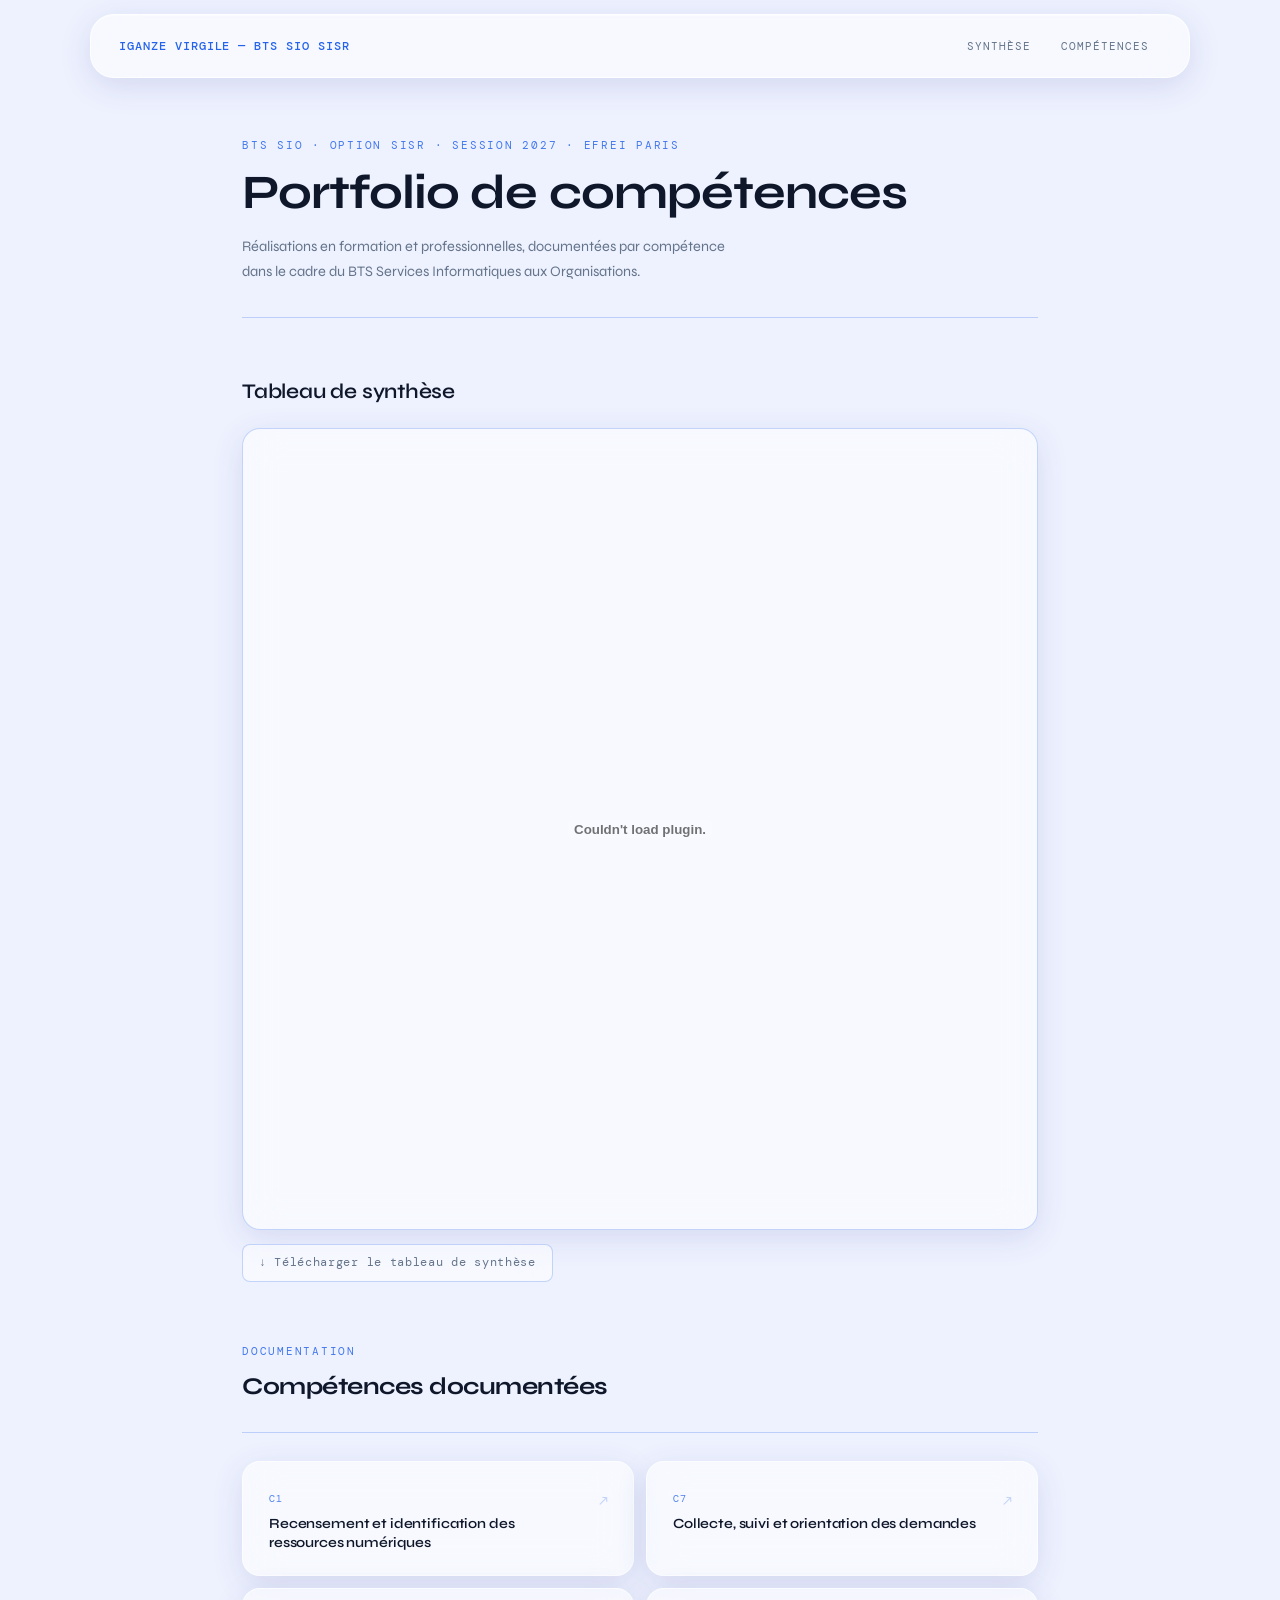
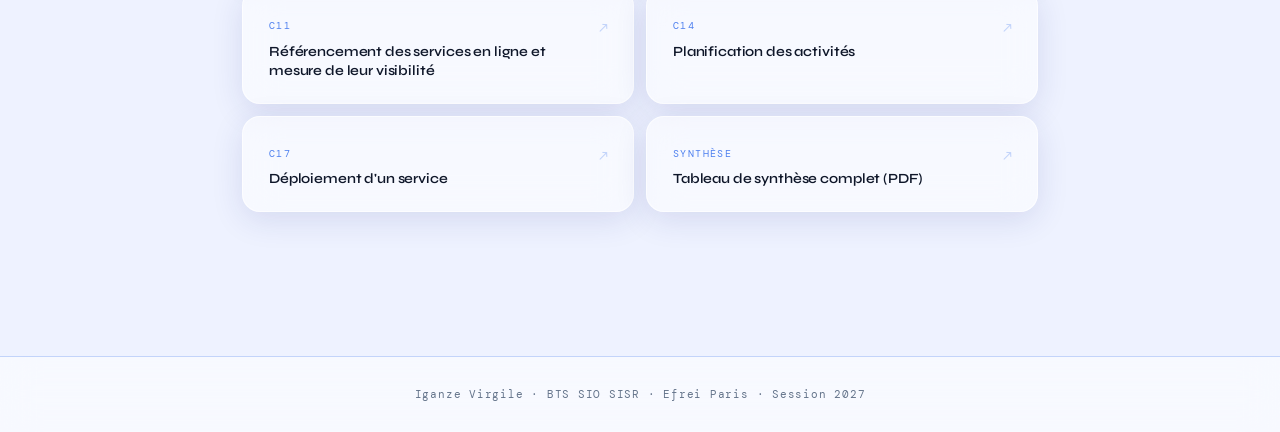
<file: index.html>
<!DOCTYPE html>
<html lang="fr">
  <head>
    <script
      async
      src="https://www.googletagmanager.com/gtag/js?id=G-Q4C27G56E1"
    ></script>
    <script>
      window.dataLayer = window.dataLayer || [];
      function gtag() {
        dataLayer.push(arguments);
      }
      gtag("js", new Date());
      gtag("config", "G-Q4C27G56E1");
    </script>
    <meta charset="UTF-8" />
    <meta name="viewport" content="width=device-width, initial-scale=1.0" />
    <title>Portfolio Iganze Virgile</title>
    <meta
      name="description"
      content="Portfolio de compétences BTS SIO SISR — Iganze Virgile, Efrei Paris, Session 2027."
    />
    <link rel="stylesheet" href="style.css" />
  </head>
  <body>
    <nav class="nav">
      <a href="index.html" class="nav-brand">IGANZE VIRGILE — BTS SIO SISR</a>
      <ul class="nav-links">
        <li><a href="#synthese">Synthèse</a></li>
        <li><a href="#competences">Compétences</a></li>
      </ul>
    </nav>

    <div class="page-wrapper">
      <header class="page-header">
        <p class="eyebrow">
          BTS SIO · Option SISR · Session 2027 · Efrei Paris
        </p>
        <h1>Portfolio de compétences</h1>
        <p class="subtitle">
          Réalisations en formation et professionnelles, documentées par
          compétence dans le cadre du BTS Services Informatiques aux
          Organisations.
        </p>
      </header>

      <section class="synthese-section" id="synthese">
        <h2>Tableau de synthèse</h2>
        <div class="pdf-wrap">
          <embed
            src="tableau_de_synthese1.pdf"
            width="100%"
            height="800px"
            type="application/pdf"
          />
        </div>
        <a class="pdf-link" href="tableau_de_synthese1.pdf" download
          >↓ Télécharger le tableau de synthèse</a
        >
      </section>

      <section id="competences">
        <div class="page-header" style="margin-bottom: 28px">
          <p class="eyebrow">Documentation</p>
          <h1 style="font-size: 1.5rem">Compétences documentées</h1>
        </div>

        <div class="blocs-grid">
          <a class="bloc-card" href="bloc_de_competences/c1-recensement.html">
            <p class="bloc-num">C1</p>
            <h3>Recensement et identification des ressources numériques</h3>
            <span class="bloc-arrow">↗</span>
          </a>
          <a
            class="bloc-card"
            href="bloc_de_competences/c7-collecte-demandes.html"
          >
            <p class="bloc-num">C7</p>
            <h3>Collecte, suivi et orientation des demandes</h3>
            <span class="bloc-arrow">↗</span>
          </a>
          <a
            class="bloc-card"
            href="bloc_de_competences/c11-referencement.html"
          >
            <p class="bloc-num">C11</p>
            <h3>
              Référencement des services en ligne et mesure de leur visibilité
            </h3>
            <span class="bloc-arrow">↗</span>
          </a>
          <a
            class="bloc-card"
            href="bloc_de_competences/c14-planification.html"
          >
            <p class="bloc-num">C14</p>
            <h3>Planification des activités</h3>
            <span class="bloc-arrow">↗</span>
          </a>
          <a class="bloc-card" href="bloc_de_competences/c17-deploiement.html">
            <p class="bloc-num">C17</p>
            <h3>Déploiement d'un service</h3>
            <span class="bloc-arrow">↗</span>
          </a>
          <a class="bloc-card" href="tableau_de_synthese1.pdf" target="_blank">
            <p class="bloc-num">SYNTHÈSE</p>
            <h3>Tableau de synthèse complet (PDF)</h3>
            <span class="bloc-arrow">↗</span>
          </a>
        </div>
      </section>
    </div>

    <footer class="site-footer">
      Iganze Virgile · BTS SIO SISR · Efrei Paris · Session 2027
    </footer>
  </body>
</html>
</file>
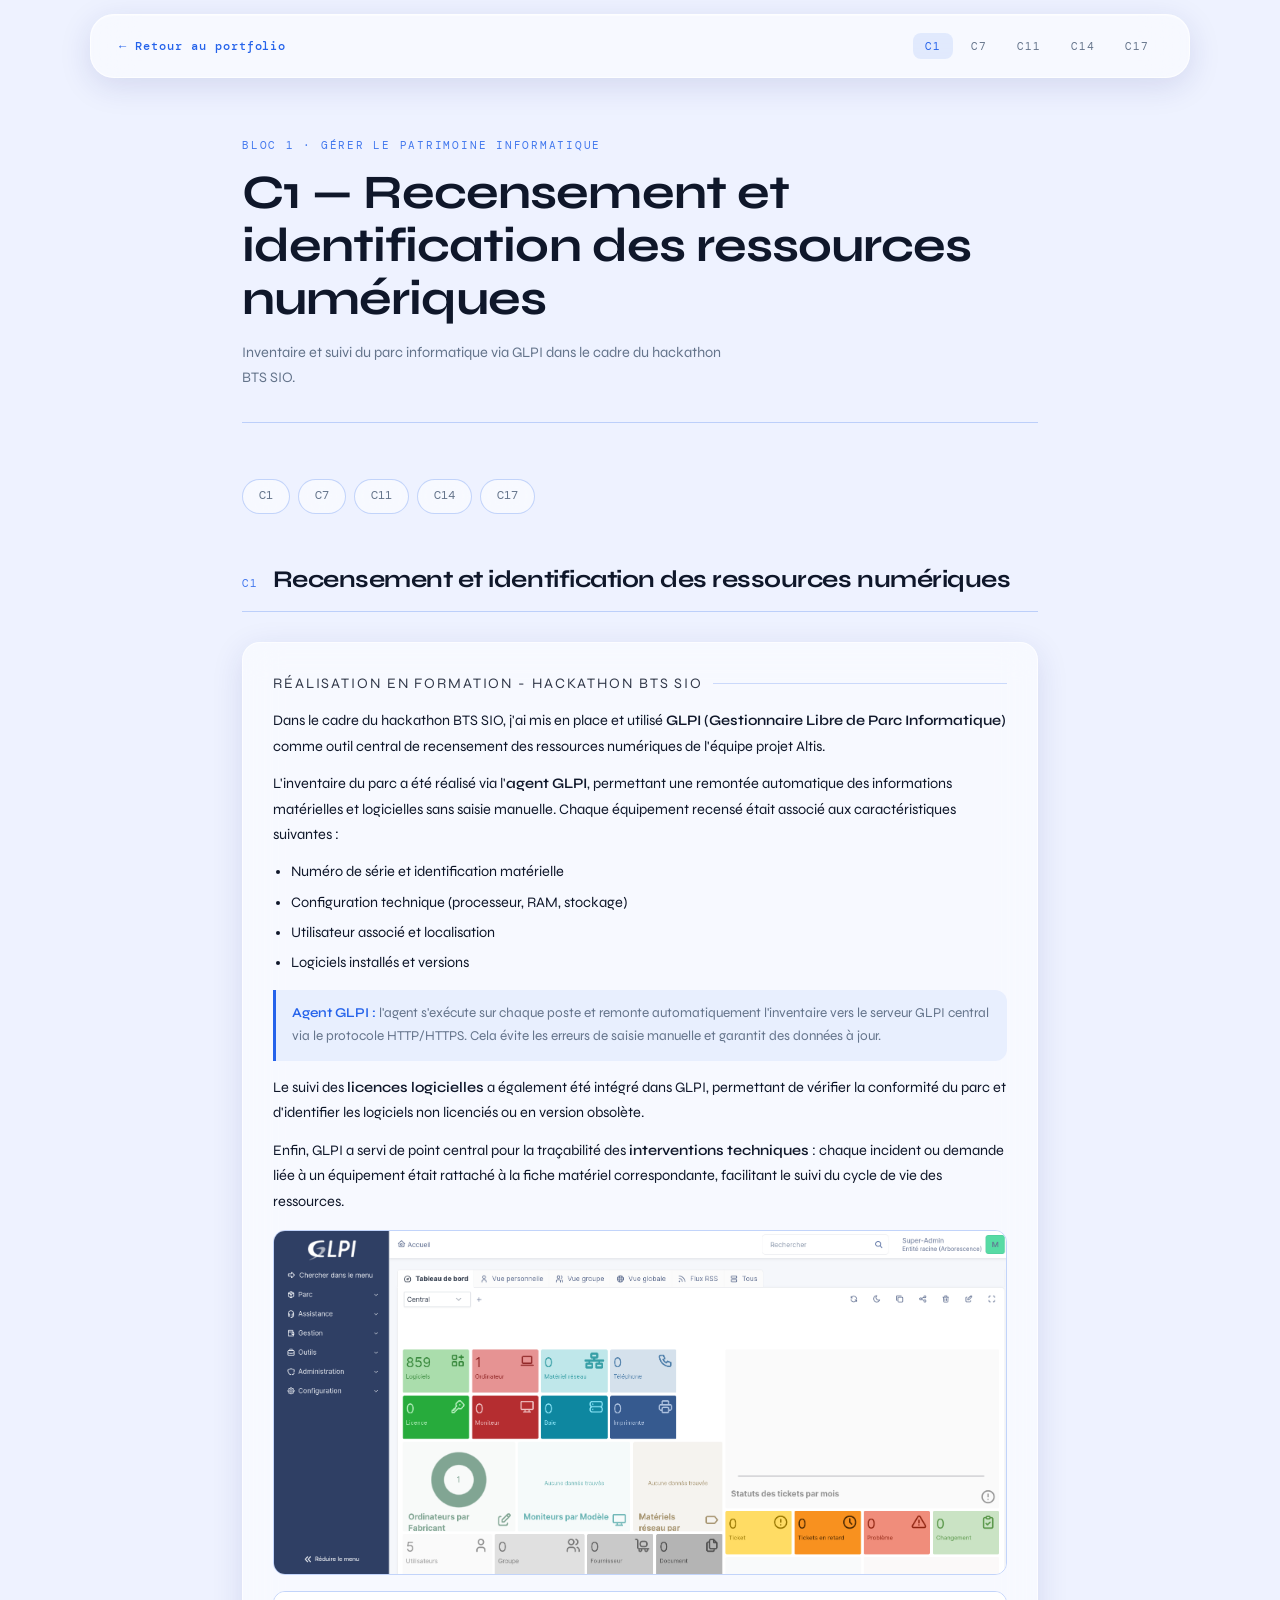
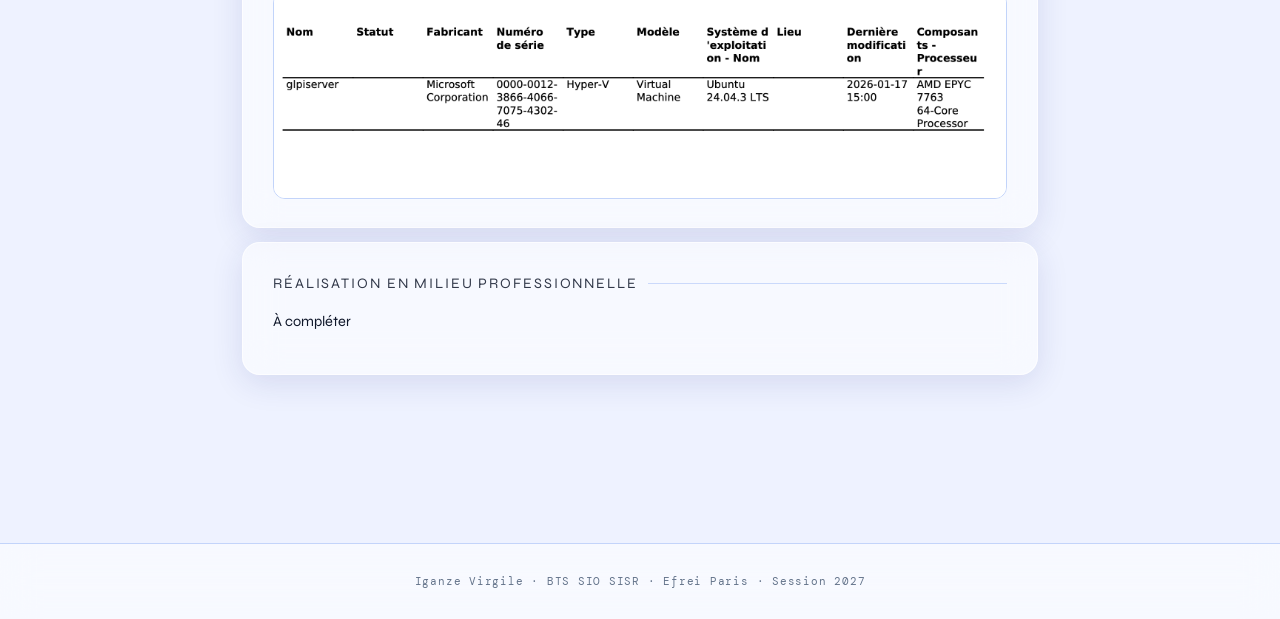
<file: bloc_de_competences/c1-recensement.html>
<!DOCTYPE html>
<html lang="fr">
  <head>
    <script
      async
      src="https://www.googletagmanager.com/gtag/js?id=G-Q4C27G56E1"
    ></script>
    <script>
      window.dataLayer = window.dataLayer || [];
      function gtag() {
        dataLayer.push(arguments);
      }
      gtag("js", new Date());
      gtag("config", "G-Q4C27G56E1");
    </script>
    <meta charset="UTF-8" />
    <meta name="viewport" content="width=device-width, initial-scale=1.0" />
    <title>C1 - Recensement des ressources</title>
    <link rel="stylesheet" href="../style.css" />
  </head>
  <body>
    <nav class="nav">
      <a href="../index.html" class="nav-brand">← Retour au portfolio</a>
      <ul class="nav-links">
        <li><a href="c1-recensement.html" class="active">C1</a></li>
        <li><a href="c7-collecte-demandes.html">C7</a></li>
        <li><a href="c11-referencement.html">C11</a></li>
        <li><a href="c14-planification.html">C14</a></li>
        <li><a href="c17-deploiement.html">C17</a></li>
      </ul>
    </nav>

    <div class="page-wrapper">
      <header class="page-header">
        <p class="eyebrow">Bloc 1 · Gérer le patrimoine informatique</p>
        <h1>C1 — Recensement et identification des ressources numériques</h1>
        <p class="subtitle">
          Inventaire et suivi du parc informatique via GLPI dans le cadre du
          hackathon BTS SIO.
        </p>
      </header>

      <nav class="comp-nav" aria-label="Navigation compétences">
        <a class="comp-pill" href="c1-recensement.html">C1</a>
        <a class="comp-pill" href="c7-collecte-demandes.html">C7</a>
        <a class="comp-pill" href="c11-referencement.html">C11</a>
        <a class="comp-pill" href="c14-planification.html">C14</a>
        <a class="comp-pill" href="c17-deploiement.html">C17</a>
      </nav>

      <article class="comp-article" id="c1">
        <div class="comp-head">
          <span class="comp-id">C1</span>
          <h2>Recensement et identification des ressources numériques</h2>
        </div>

        <div class="real-block">
          <p class="real-label">Réalisation en formation - Hackathon BTS SIO</p>

          <p>
            Dans le cadre du hackathon BTS SIO, j'ai mis en place et utilisé
            <strong>GLPI (Gestionnaire Libre de Parc Informatique)</strong>
            comme outil central de recensement des ressources numériques de
            l'équipe projet Altis.
          </p>

          <p>
            L'inventaire du parc a été réalisé via l'<strong>agent GLPI</strong
            >, permettant une remontée automatique des informations matérielles
            et logicielles sans saisie manuelle. Chaque équipement recensé était
            associé aux caractéristiques suivantes :
          </p>

          <ul>
            <li>Numéro de série et identification matérielle</li>
            <li>Configuration technique (processeur, RAM, stockage)</li>
            <li>Utilisateur associé et localisation</li>
            <li>Logiciels installés et versions</li>
          </ul>

          <div class="tech-note">
            <strong>Agent GLPI :</strong> l'agent s'exécute sur chaque poste et
            remonte automatiquement l'inventaire vers le serveur GLPI central
            via le protocole HTTP/HTTPS. Cela évite les erreurs de saisie
            manuelle et garantit des données à jour.
          </div>

          <p>
            Le suivi des <strong>licences logicielles</strong> a également été
            intégré dans GLPI, permettant de vérifier la conformité du parc et
            d'identifier les logiciels non licenciés ou en version obsolète.
          </p>

          <p>
            Enfin, GLPI a servi de point central pour la traçabilité des
            <strong>interventions techniques</strong> : chaque incident ou
            demande liée à un équipement était rattaché à la fiche matériel
            correspondante, facilitant le suivi du cycle de vie des ressources.
          </p>

          <img
            src="parc_complet.png"
            alt="Interface GLPI - Liste des équipements recensés"
          />
          <img
            src="recensement_ordinateurs.png"
            alt="Interface GLPI - équipements recensé en détails"
          />
        </div>

        <div class="real-block">
          <p class="real-label">Réalisation en milieu professionnelle</p>
          <p>À compléter</p>
        </div>
      </article>
    </div>

    <footer class="site-footer">
      Iganze Virgile · BTS SIO SISR · Efrei Paris · Session 2027
    </footer>
  </body>
</html>
</file>
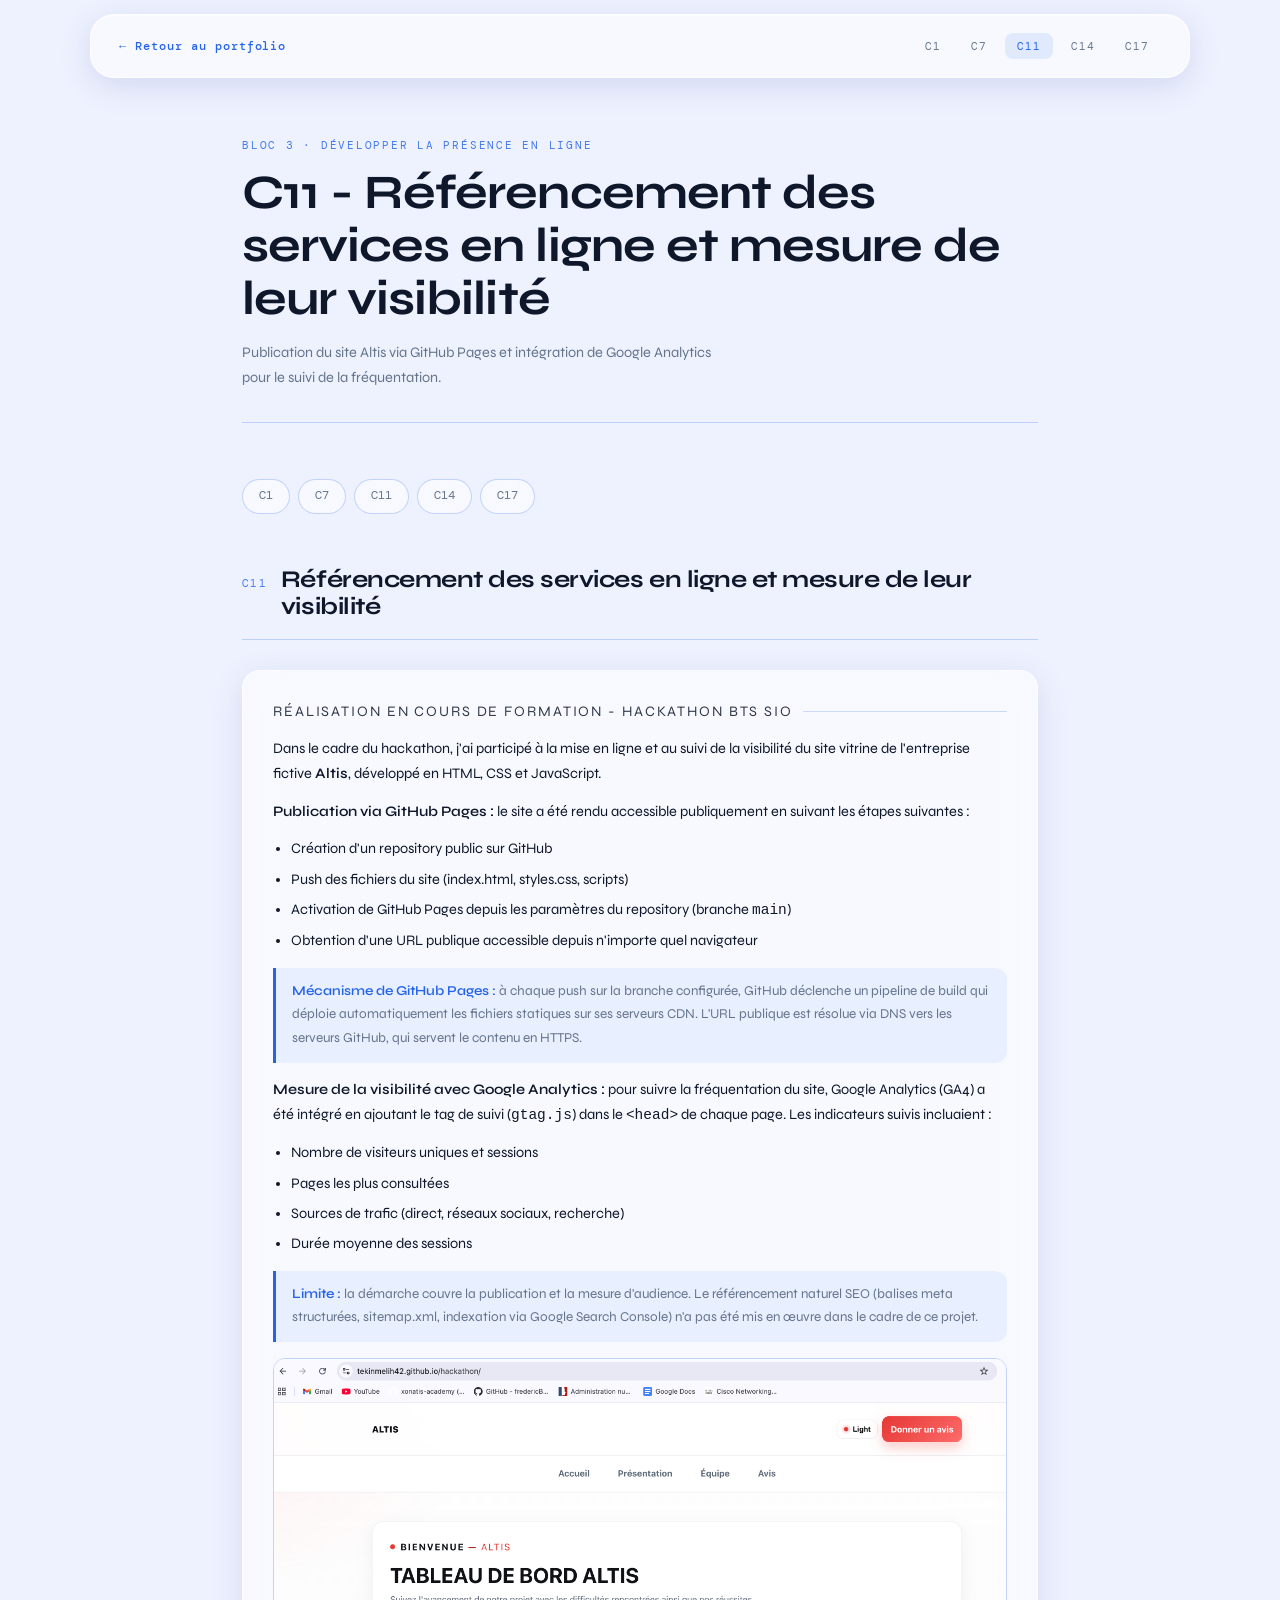
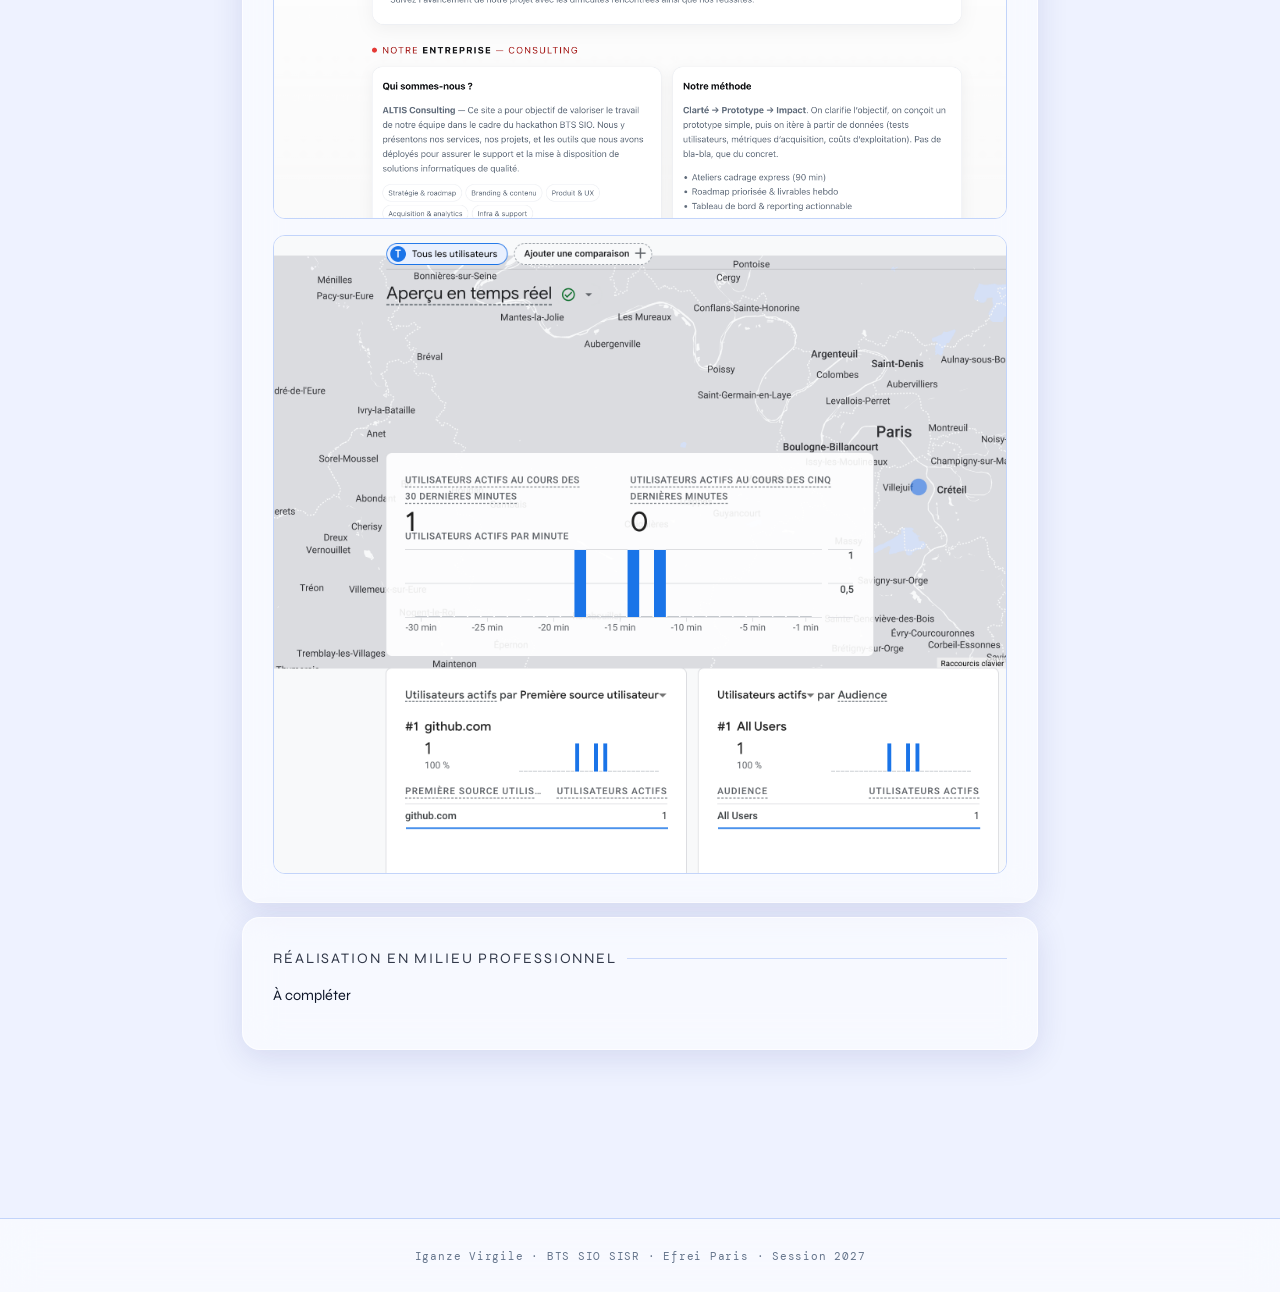
<file: bloc_de_competences/c11-referencement.html>
<!DOCTYPE html>
<html lang="fr">
  <head>
    <script
      async
      src="https://www.googletagmanager.com/gtag/js?id=G-Q4C27G56E1"
    ></script>
    <script>
      window.dataLayer = window.dataLayer || [];
      function gtag() {
        dataLayer.push(arguments);
      }
      gtag("js", new Date());
      gtag("config", "G-Q4C27G56E1");
    </script>
    <meta charset="UTF-8" />
    <meta name="viewport" content="width=device-width, initial-scale=1.0" />
    <title>C11 - Référencement et visibilité</title>
    <link rel="stylesheet" href="../style.css" />
  </head>
  <body>
    <nav class="nav">
      <a href="../index.html" class="nav-brand">← Retour au portfolio</a>
      <ul class="nav-links">
        <li><a href="c1-recensement.html">C1</a></li>
        <li><a href="c7-collecte-demandes.html">C7</a></li>
        <li><a href="c11-referencement.html" class="active">C11</a></li>
        <li><a href="c14-planification.html">C14</a></li>
        <li><a href="c17-deploiement.html">C17</a></li>
      </ul>
    </nav>

    <div class="page-wrapper">
      <header class="page-header">
        <p class="eyebrow">Bloc 3 · Développer la présence en ligne</p>
        <h1>
          C11 - Référencement des services en ligne et mesure de leur visibilité
        </h1>
        <p class="subtitle">
          Publication du site Altis via GitHub Pages et intégration de Google
          Analytics pour le suivi de la fréquentation.
        </p>
      </header>

      <nav class="comp-nav" aria-label="Navigation compétences">
        <a class="comp-pill" href="c1-recensement.html">C1</a>
        <a class="comp-pill" href="c7-collecte-demandes.html">C7</a>
        <a class="comp-pill" href="c11-referencement.html">C11</a>
        <a class="comp-pill" href="c14-planification.html">C14</a>
        <a class="comp-pill" href="c17-deploiement.html">C17</a>
      </nav>

      <article class="comp-article" id="c11">
        <div class="comp-head">
          <span class="comp-id">C11</span>
          <h2>
            Référencement des services en ligne et mesure de leur visibilité
          </h2>
        </div>

        <div class="real-block">
          <p class="real-label">
            Réalisation en cours de formation - Hackathon BTS SIO
          </p>

          <p>
            Dans le cadre du hackathon, j'ai participé à la mise en ligne et au
            suivi de la visibilité du site vitrine de l'entreprise fictive
            <strong>Altis</strong>, développé en HTML, CSS et JavaScript.
          </p>

          <p>
            <strong>Publication via GitHub Pages :</strong> le site a été rendu
            accessible publiquement en suivant les étapes suivantes :
          </p>

          <ul>
            <li>Création d'un repository public sur GitHub</li>
            <li>Push des fichiers du site (index.html, styles.css, scripts)</li>
            <li>
              Activation de GitHub Pages depuis les paramètres du repository
              (branche <code>main</code>)
            </li>
            <li>
              Obtention d'une URL publique accessible depuis n'importe quel
              navigateur
            </li>
          </ul>

          <div class="tech-note">
            <strong>Mécanisme de GitHub Pages :</strong> à chaque push sur la
            branche configurée, GitHub déclenche un pipeline de build qui
            déploie automatiquement les fichiers statiques sur ses serveurs CDN.
            L'URL publique est résolue via DNS vers les serveurs GitHub, qui
            servent le contenu en HTTPS.
          </div>

          <p>
            <strong>Mesure de la visibilité avec Google Analytics :</strong>
            pour suivre la fréquentation du site, Google Analytics (GA4) a été
            intégré en ajoutant le tag de suivi (<code>gtag.js</code>) dans le
            <code>&lt;head&gt;</code> de chaque page. Les indicateurs suivis
            incluaient :
          </p>

          <ul>
            <li>Nombre de visiteurs uniques et sessions</li>
            <li>Pages les plus consultées</li>
            <li>Sources de trafic (direct, réseaux sociaux, recherche)</li>
            <li>Durée moyenne des sessions</li>
          </ul>

          <div class="tech-note">
            <strong>Limite :</strong> la démarche couvre la publication et la
            mesure d'audience. Le référencement naturel SEO (balises meta
            structurées, sitemap.xml, indexation via Google Search Console) n'a
            pas été mis en œuvre dans le cadre de ce projet.
          </div>

          <img src="githubpages.png" alt="GitHub Pages URL publique activéeé" />
          <img
            src="analytics.png"
            alt="Google Analytics Tableau de bord de fréquentation"
          />
        </div>

        <div class="real-block">
          <p class="real-label">Réalisation en milieu professionnel</p>
          <p>À compléter</p>
        </div>
      </article>
    </div>

    <footer class="site-footer">
      Iganze Virgile · BTS SIO SISR · Efrei Paris · Session 2027
    </footer>
  </body>
</html>
</file>
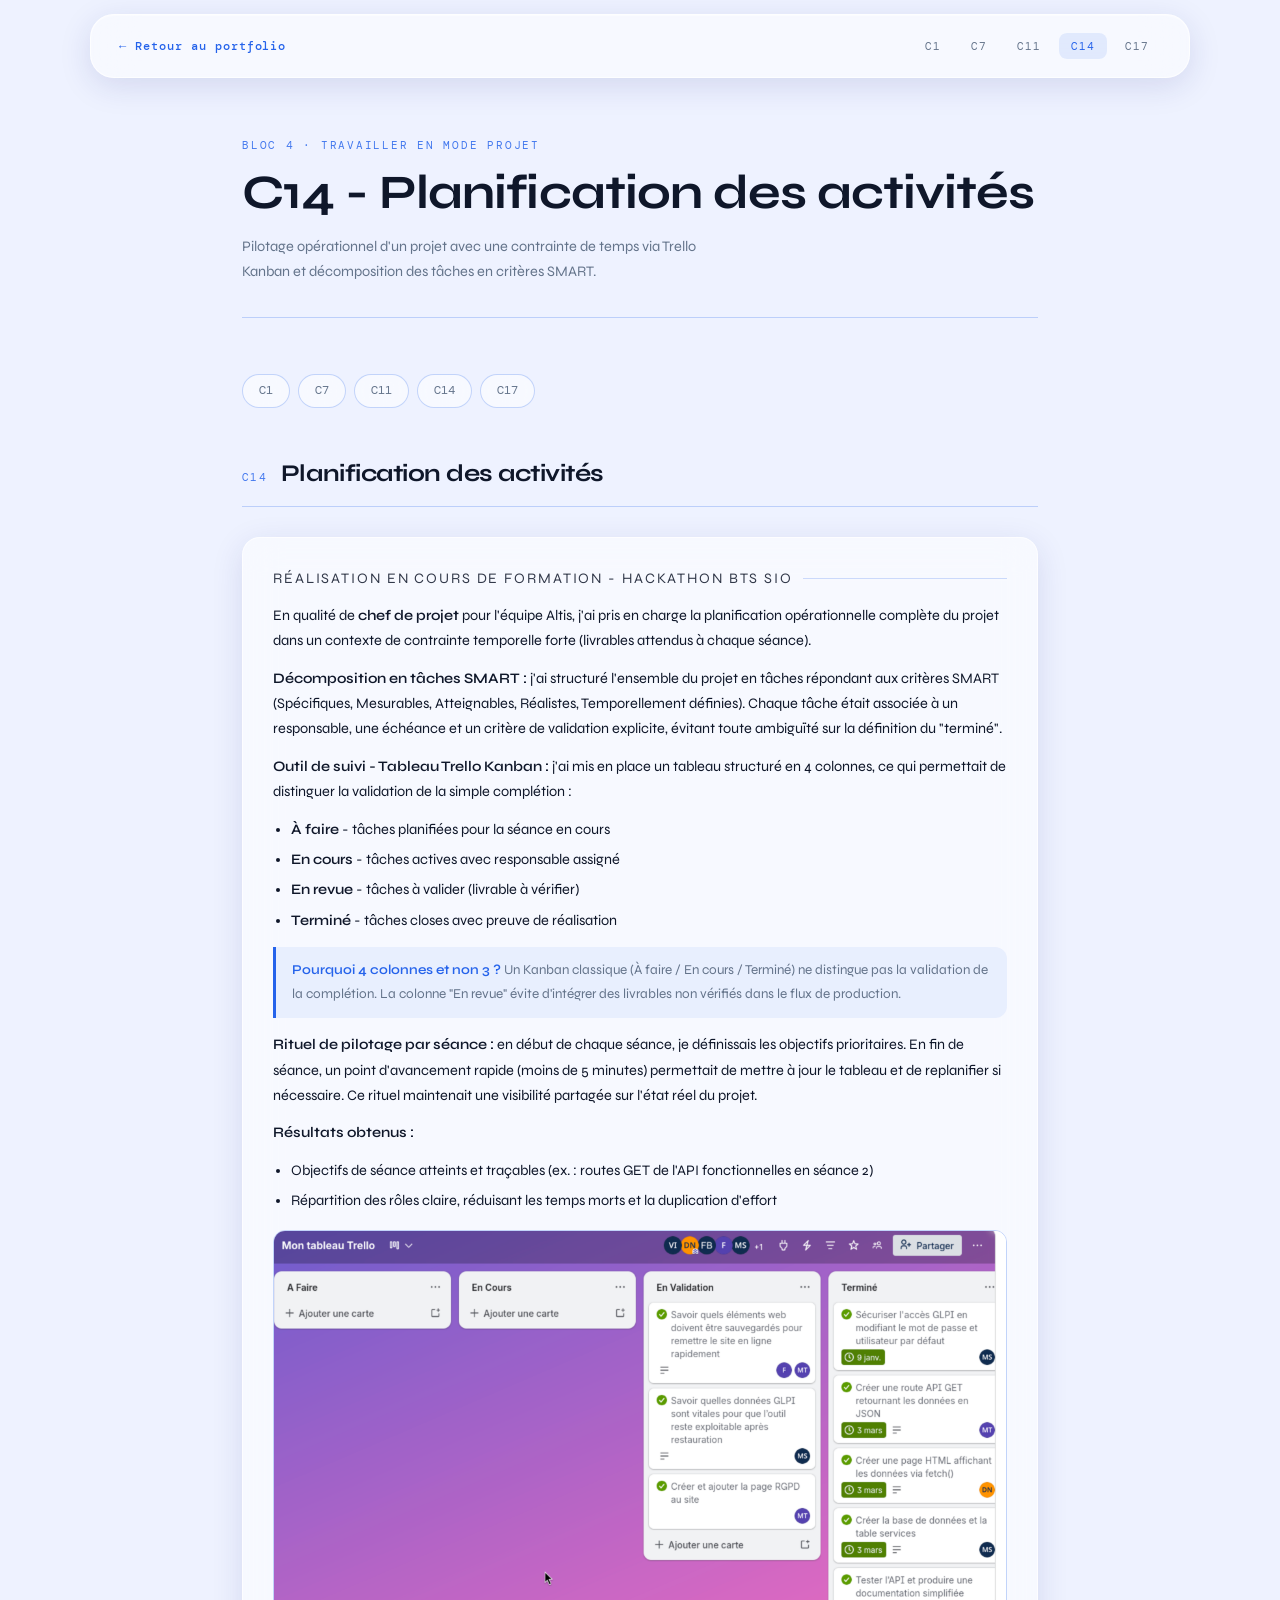
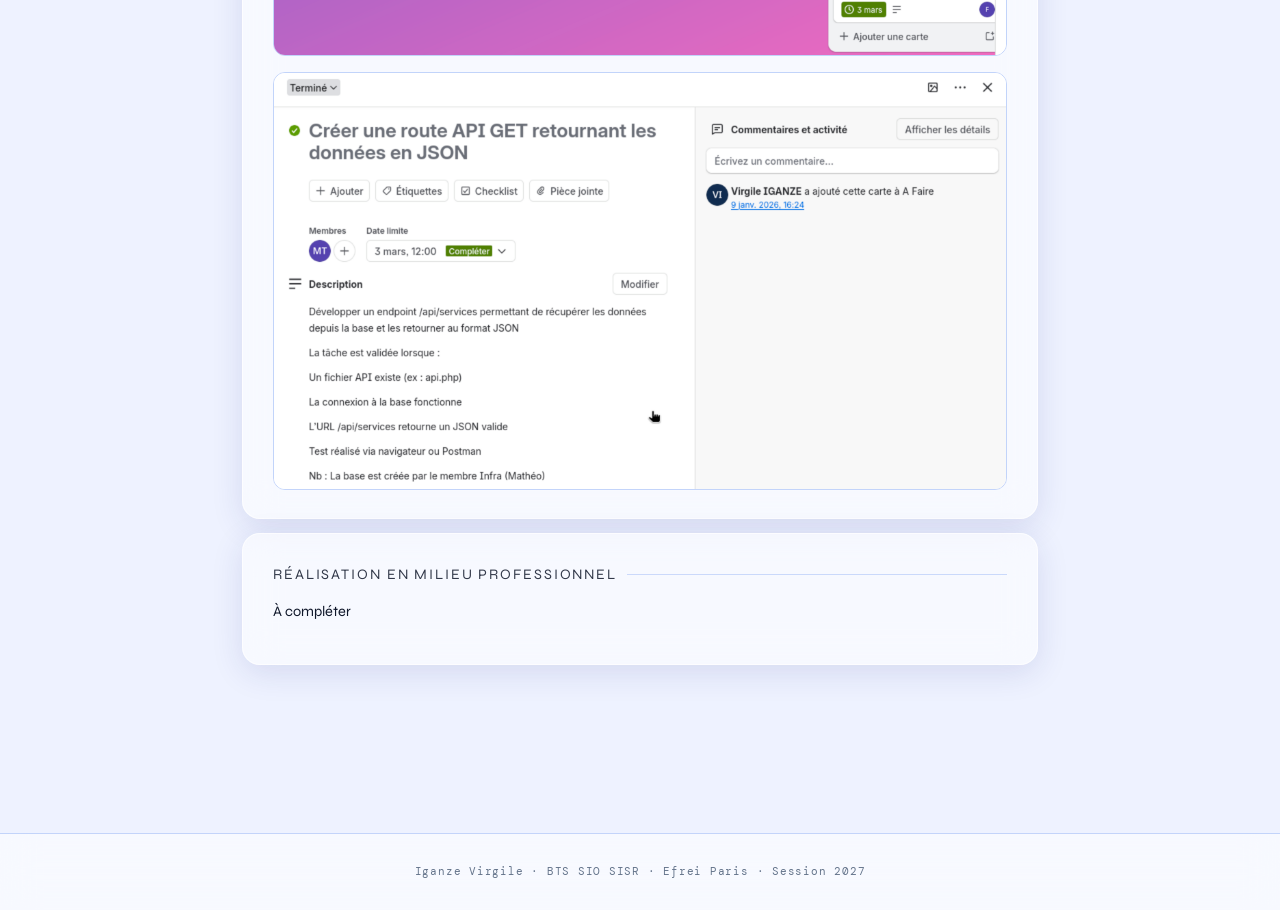
<file: bloc_de_competences/c14-planification.html>
<!DOCTYPE html>
<html lang="fr">
  <head>
    <script
      async
      src="https://www.googletagmanager.com/gtag/js?id=G-Q4C27G56E1"
    ></script>
    <script>
      window.dataLayer = window.dataLayer || [];
      function gtag() {
        dataLayer.push(arguments);
      }
      gtag("js", new Date());
      gtag("config", "G-Q4C27G56E1");
    </script>
    <meta charset="UTF-8" />
    <meta name="viewport" content="width=device-width, initial-scale=1.0" />
    <title>C14 - Planification des activités</title>
    <link rel="stylesheet" href="../style.css" />
  </head>
  <body>
    <nav class="nav">
      <a href="../index.html" class="nav-brand">← Retour au portfolio</a>
      <ul class="nav-links">
        <li><a href="c1-recensement.html">C1</a></li>
        <li><a href="c7-collecte-demandes.html">C7</a></li>
        <li><a href="c11-referencement.html">C11</a></li>
        <li><a href="c14-planification.html" class="active">C14</a></li>
        <li><a href="c17-deploiement.html">C17</a></li>
      </ul>
    </nav>

    <div class="page-wrapper">
      <header class="page-header">
        <p class="eyebrow">Bloc 4 · Travailler en mode projet</p>
        <h1>C14 - Planification des activités</h1>
        <p class="subtitle">
          Pilotage opérationnel d'un projet avec une contrainte de temps via
          Trello Kanban et décomposition des tâches en critères SMART.
        </p>
      </header>

      <nav class="comp-nav" aria-label="Navigation compétences">
        <a class="comp-pill" href="c1-recensement.html">C1</a>
        <a class="comp-pill" href="c7-collecte-demandes.html">C7</a>
        <a class="comp-pill" href="c11-referencement.html">C11</a>
        <a class="comp-pill" href="c14-planification.html">C14</a>
        <a class="comp-pill" href="c17-deploiement.html">C17</a>
      </nav>

      <article class="comp-article" id="c14">
        <div class="comp-head">
          <span class="comp-id">C14</span>
          <h2>Planification des activités</h2>
        </div>

        <div class="real-block">
          <p class="real-label">
            Réalisation en cours de formation - Hackathon BTS SIO
          </p>

          <p>
            En qualité de <strong>chef de projet</strong> pour l'équipe Altis,
            j'ai pris en charge la planification opérationnelle complète du
            projet dans un contexte de contrainte temporelle forte (livrables
            attendus à chaque séance).
          </p>

          <p>
            <strong>Décomposition en tâches SMART :</strong> j'ai structuré
            l'ensemble du projet en tâches répondant aux critères SMART
            (Spécifiques, Mesurables, Atteignables, Réalistes, Temporellement
            définies). Chaque tâche était associée à un responsable, une
            échéance et un critère de validation explicite, évitant toute
            ambiguïté sur la définition du "terminé".
          </p>

          <p>
            <strong>Outil de suivi - Tableau Trello Kanban :</strong> j'ai mis
            en place un tableau structuré en 4 colonnes, ce qui permettait de
            distinguer la validation de la simple complétion :
          </p>

          <ul>
            <li>
              <strong>À faire</strong> - tâches planifiées pour la séance en
              cours
            </li>
            <li>
              <strong>En cours</strong> - tâches actives avec responsable
              assigné
            </li>
            <li>
              <strong>En revue</strong> - tâches à valider (livrable à vérifier)
            </li>
            <li>
              <strong>Terminé</strong> - tâches closes avec preuve de
              réalisation
            </li>
          </ul>

          <div class="tech-note">
            <strong>Pourquoi 4 colonnes et non 3 ?</strong> Un Kanban classique
            (À faire / En cours / Terminé) ne distingue pas la validation de la
            complétion. La colonne "En revue" évite d'intégrer des livrables non
            vérifiés dans le flux de production.
          </div>

          <p>
            <strong>Rituel de pilotage par séance :</strong> en début de chaque
            séance, je définissais les objectifs prioritaires. En fin de séance,
            un point d'avancement rapide (moins de 5 minutes) permettait de
            mettre à jour le tableau et de replanifier si nécessaire. Ce rituel
            maintenait une visibilité partagée sur l'état réel du projet.
          </p>

          <p><strong>Résultats obtenus :</strong></p>
          <ul>
            <li>
              Objectifs de séance atteints et traçables (ex. : routes GET de
              l'API fonctionnelles en séance 2)
            </li>
            <li>
              Répartition des rôles claire, réduisant les temps morts et la
              duplication d'effort
            </li>
          </ul>

          <img src="kanban.png" alt="Tableau Trello Vue Kanban 4 colonnes" />
          <img
            src="detail.png"
            alt="Exemple de carte Trello Critères SMART et responsable"
          />
        </div>

        <div class="real-block">
          <p class="real-label">Réalisation en milieu professionnel</p>
          <p>À compléter</p>
        </div>
      </article>
    </div>

    <footer class="site-footer">
      Iganze Virgile · BTS SIO SISR · Efrei Paris · Session 2027
    </footer>
  </body>
</html>
</file>
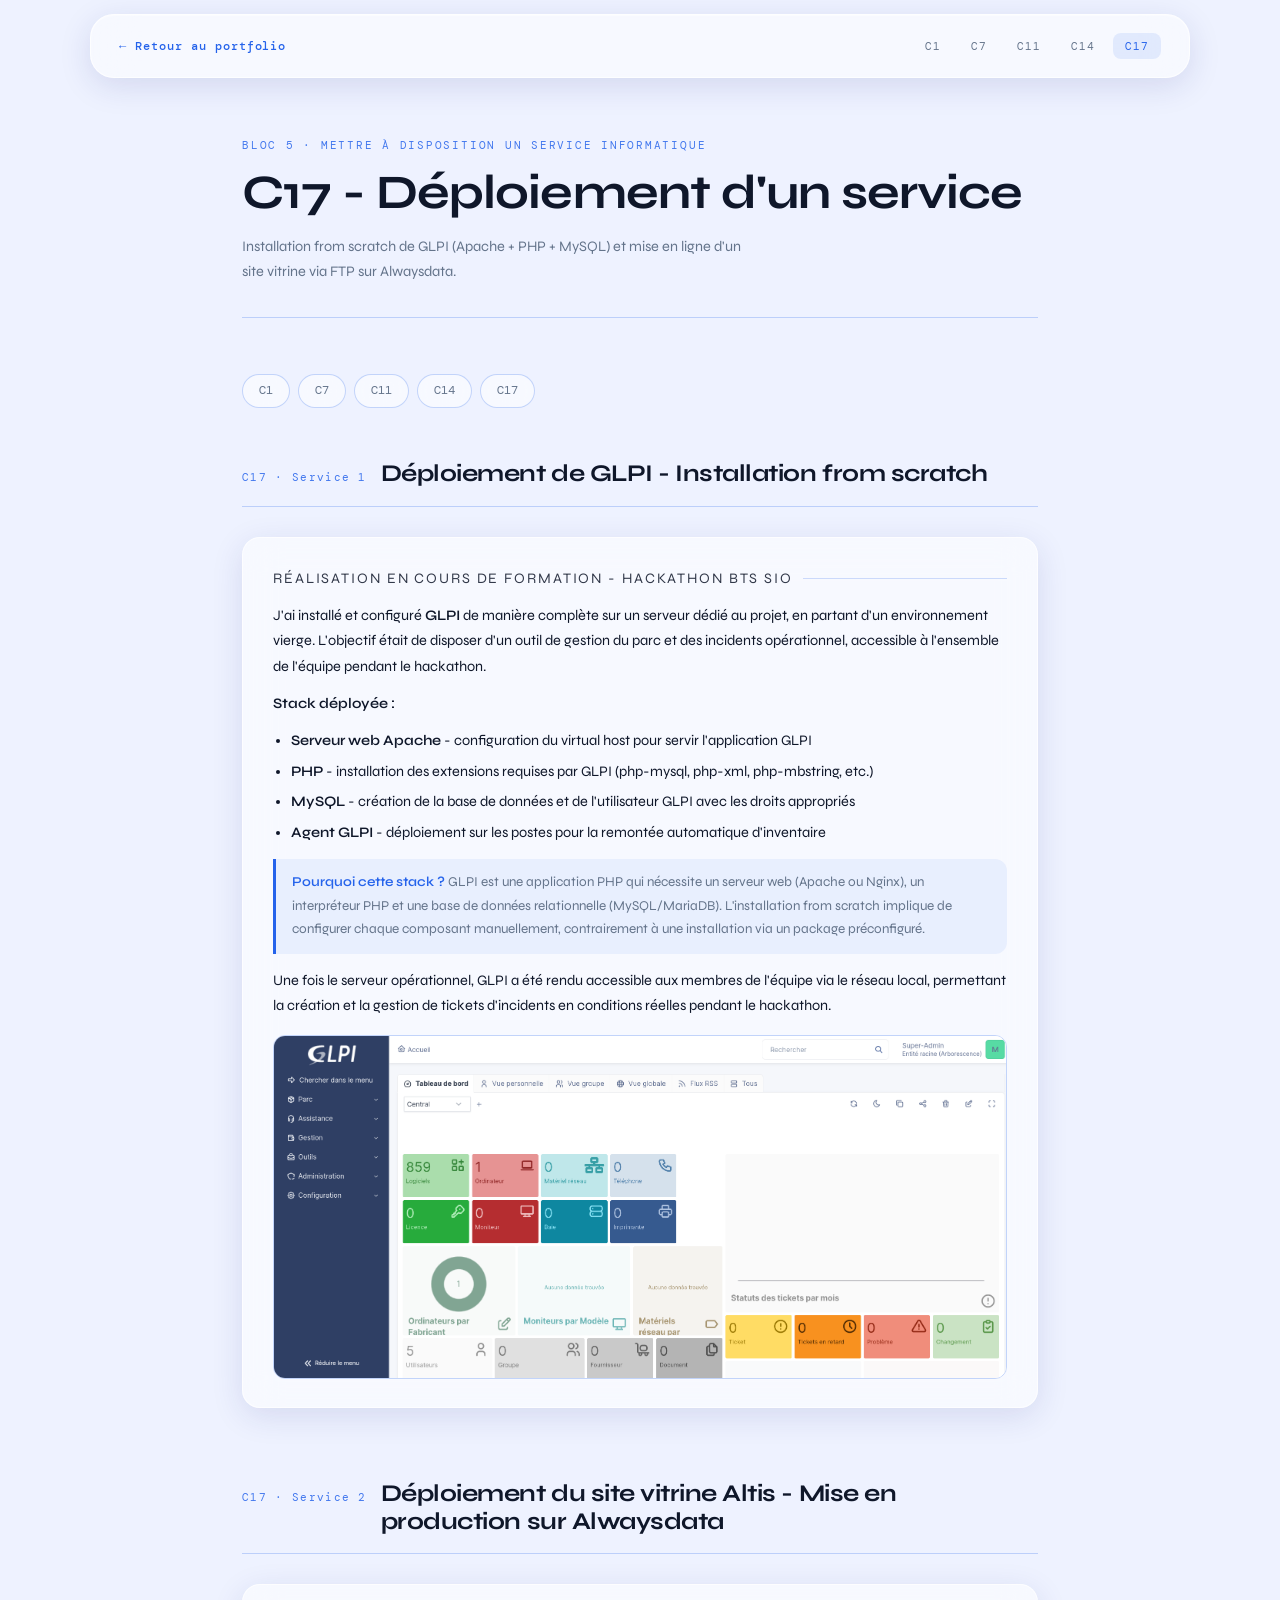
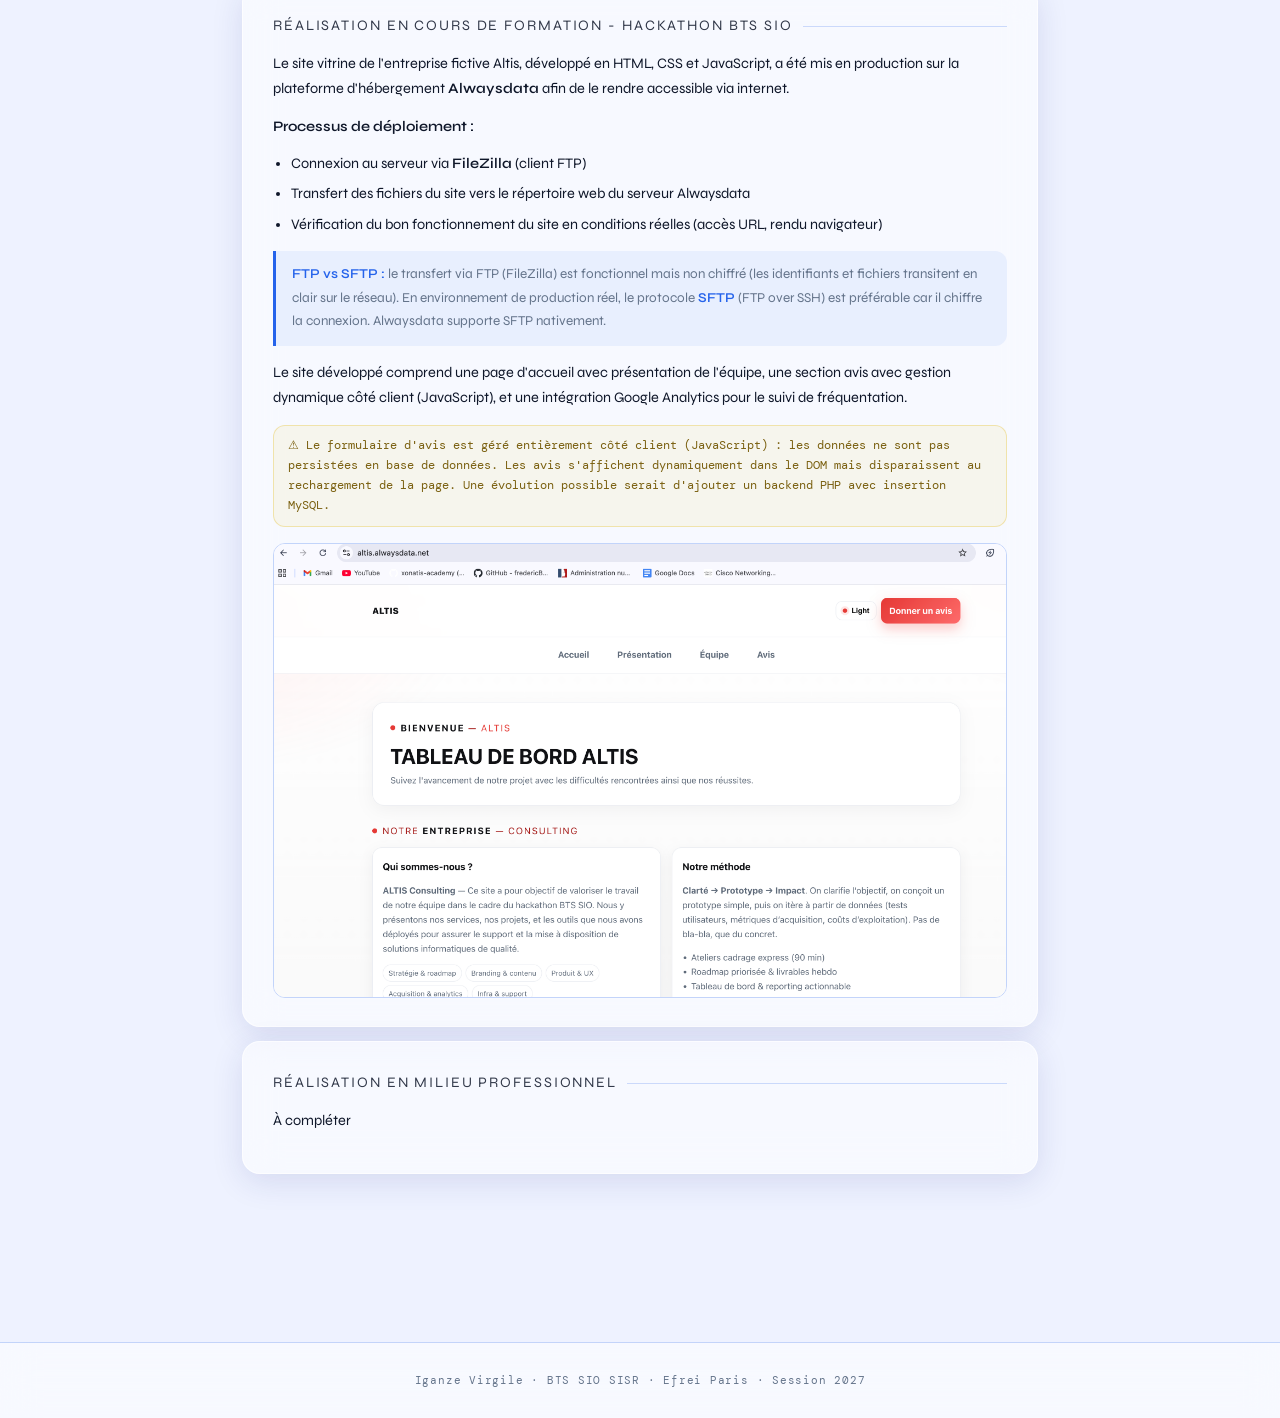
<file: bloc_de_competences/c17-deploiement.html>
<!DOCTYPE html>
<html lang="fr">
  <head>
    <script
      async
      src="https://www.googletagmanager.com/gtag/js?id=G-Q4C27G56E1"
    ></script>
    <script>
      window.dataLayer = window.dataLayer || [];
      function gtag() {
        dataLayer.push(arguments);
      }
      gtag("js", new Date());
      gtag("config", "G-Q4C27G56E1");
    </script>
    <meta charset="UTF-8" />
    <meta name="viewport" content="width=device-width, initial-scale=1.0" />
    <title>C17 - Déploiement d'un service</title>
    <link rel="stylesheet" href="../style.css" />
  </head>
  <body>
    <nav class="nav">
      <a href="../index.html" class="nav-brand">← Retour au portfolio</a>
      <ul class="nav-links">
        <li><a href="c1-recensement.html">C1</a></li>
        <li><a href="c7-collecte-demandes.html">C7</a></li>
        <li><a href="c11-referencement.html">C11</a></li>
        <li><a href="c14-planification.html">C14</a></li>
        <li><a href="c17-deploiement.html" class="active">C17</a></li>
      </ul>
    </nav>

    <div class="page-wrapper">
      <header class="page-header">
        <p class="eyebrow">
          Bloc 5 · Mettre à disposition un service informatique
        </p>
        <h1>C17 - Déploiement d'un service</h1>
        <p class="subtitle">
          Installation from scratch de GLPI (Apache + PHP + MySQL) et mise en
          ligne d'un site vitrine via FTP sur Alwaysdata.
        </p>
      </header>

      <nav class="comp-nav" aria-label="Navigation compétences">
        <a class="comp-pill" href="c1-recensement.html">C1</a>
        <a class="comp-pill" href="c7-collecte-demandes.html">C7</a>
        <a class="comp-pill" href="c11-referencement.html">C11</a>
        <a class="comp-pill" href="c14-planification.html">C14</a>
        <a class="comp-pill" href="c17-deploiement.html">C17</a>
      </nav>

      <article class="comp-article" id="c17-glpi">
        <div class="comp-head">
          <span class="comp-id">C17 · Service 1</span>
          <h2>Déploiement de GLPI - Installation from scratch</h2>
        </div>

        <div class="real-block">
          <p class="real-label">
            Réalisation en cours de formation - Hackathon BTS SIO
          </p>

          <p>
            J'ai installé et configuré <strong>GLPI</strong> de manière complète
            sur un serveur dédié au projet, en partant d'un environnement
            vierge. L'objectif était de disposer d'un outil de gestion du parc
            et des incidents opérationnel, accessible à l'ensemble de l'équipe
            pendant le hackathon.
          </p>

          <p><strong>Stack déployée :</strong></p>
          <ul>
            <li>
              <strong>Serveur web Apache</strong> - configuration du virtual
              host pour servir l'application GLPI
            </li>
            <li>
              <strong>PHP</strong> - installation des extensions requises par
              GLPI (php-mysql, php-xml, php-mbstring, etc.)
            </li>
            <li>
              <strong>MySQL</strong> - création de la base de données et de
              l'utilisateur GLPI avec les droits appropriés
            </li>
            <li>
              <strong>Agent GLPI</strong> - déploiement sur les postes pour la
              remontée automatique d'inventaire
            </li>
          </ul>

          <div class="tech-note">
            <strong>Pourquoi cette stack ?</strong> GLPI est une application PHP
            qui nécessite un serveur web (Apache ou Nginx), un interpréteur PHP
            et une base de données relationnelle (MySQL/MariaDB). L'installation
            from scratch implique de configurer chaque composant manuellement,
            contrairement à une installation via un package préconfiguré.
          </div>

          <p>
            Une fois le serveur opérationnel, GLPI a été rendu accessible aux
            membres de l'équipe via le réseau local, permettant la création et
            la gestion de tickets d'incidents en conditions réelles pendant le
            hackathon.
          </p>

          <img
            src="parc_complet.png"
            alt="Interface GLPI - Liste des équipements recensés"
          />
        </div>
      </article>

      <article class="comp-article" id="c17-site">
        <div class="comp-head">
          <span class="comp-id">C17 · Service 2</span>
          <h2>
            Déploiement du site vitrine Altis - Mise en production sur
            Alwaysdata
          </h2>
        </div>

        <div class="real-block">
          <p class="real-label">
            Réalisation en cours de formation - Hackathon BTS SIO
          </p>

          <p>
            Le site vitrine de l'entreprise fictive Altis, développé en HTML,
            CSS et JavaScript, a été mis en production sur la plateforme
            d'hébergement <strong>Alwaysdata</strong> afin de le rendre
            accessible via internet.
          </p>

          <p><strong>Processus de déploiement :</strong></p>
          <ul>
            <li>
              Connexion au serveur via <strong>FileZilla</strong> (client FTP)
            </li>
            <li>
              Transfert des fichiers du site vers le répertoire web du serveur
              Alwaysdata
            </li>
            <li>
              Vérification du bon fonctionnement du site en conditions réelles
              (accès URL, rendu navigateur)
            </li>
          </ul>

          <div class="tech-note">
            <strong>FTP vs SFTP :</strong> le transfert via FTP (FileZilla) est
            fonctionnel mais non chiffré (les identifiants et fichiers
            transitent en clair sur le réseau). En environnement de production
            réel, le protocole <strong>SFTP</strong> (FTP over SSH) est
            préférable car il chiffre la connexion. Alwaysdata supporte SFTP
            nativement.
          </div>

          <p>
            Le site développé comprend une page d'accueil avec présentation de
            l'équipe, une section avis avec gestion dynamique côté client
            (JavaScript), et une intégration Google Analytics pour le suivi de
            fréquentation.
          </p>

          <div class="limit-note">
            ⚠ Le formulaire d'avis est géré entièrement côté client (JavaScript)
            : les données ne sont pas persistées en base de données. Les avis
            s'affichent dynamiquement dans le DOM mais disparaissent au
            rechargement de la page. Une évolution possible serait d'ajouter un
            backend PHP avec insertion MySQL.
          </div>

          <img
            src="always.png"
            alt="Site Altis Accessible en ligne via URL publique "
          />
        </div>

        <div class="real-block">
          <p class="real-label">Réalisation en milieu professionnel</p>
          <p>À compléter</p>
        </div>
      </article>
    </div>

    <footer class="site-footer">
      Iganze Virgile · BTS SIO SISR · Efrei Paris · Session 2027
    </footer>
  </body>
</html>
</file>
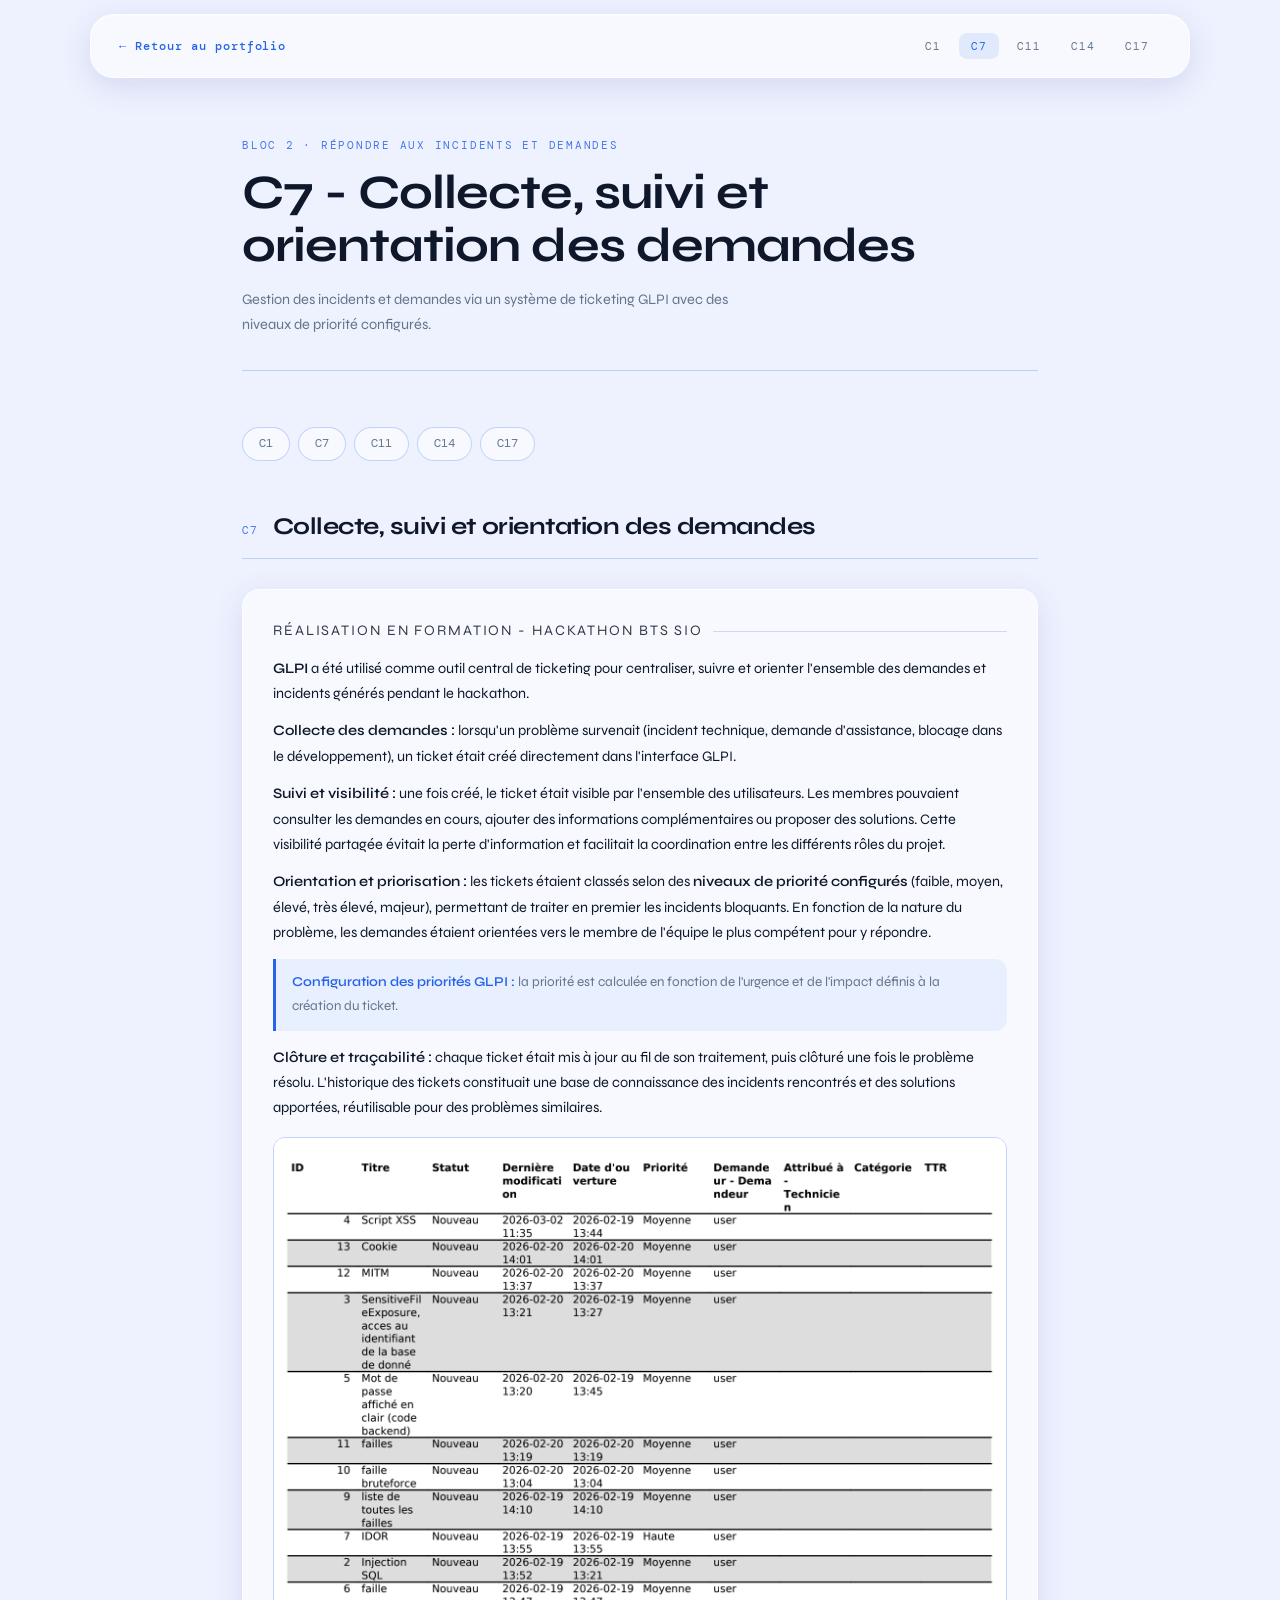
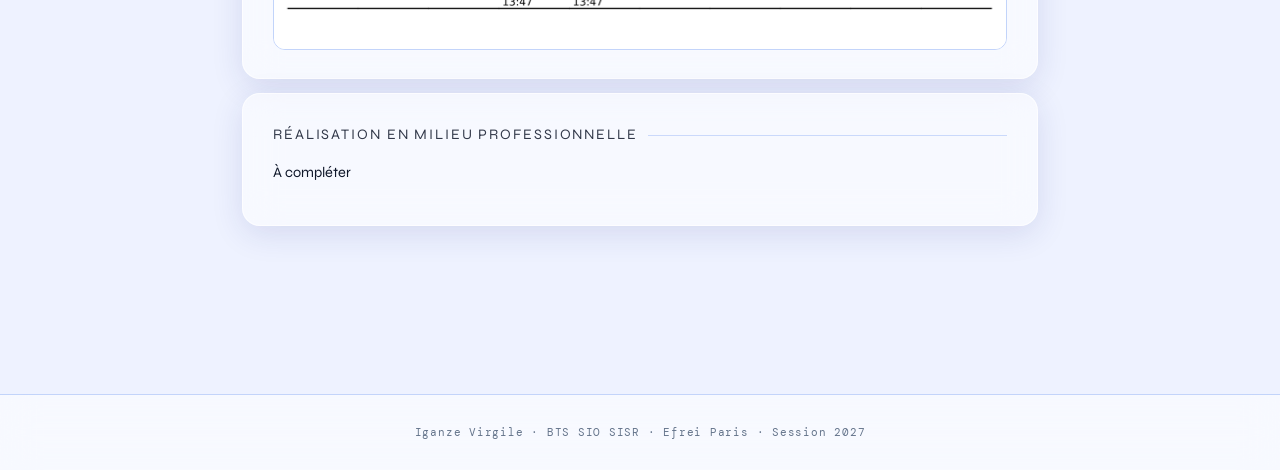
<file: bloc_de_competences/c7-collecte-demandes.html>
<!DOCTYPE html>
<html lang="fr">
  <head>
    <script
      async
      src="https://www.googletagmanager.com/gtag/js?id=G-Q4C27G56E1"
    ></script>
    <script>
      window.dataLayer = window.dataLayer || [];
      function gtag() {
        dataLayer.push(arguments);
      }
      gtag("js", new Date());
      gtag("config", "G-Q4C27G56E1");
    </script>
    <meta charset="UTF-8" />
    <meta name="viewport" content="width=device-width, initial-scale=1.0" />
    <title>C7 - Collecte et suivi des demandes</title>
    <link rel="stylesheet" href="../style.css" />
  </head>
  <body>
    <nav class="nav">
      <a href="../index.html" class="nav-brand">← Retour au portfolio</a>
      <ul class="nav-links">
        <li><a href="c1-recensement.html">C1</a></li>
        <li><a href="c7-collecte-demandes.html" class="active">C7</a></li>
        <li><a href="c11-referencement.html">C11</a></li>
        <li><a href="c14-planification.html">C14</a></li>
        <li><a href="c17-deploiement.html">C17</a></li>
      </ul>
    </nav>

    <div class="page-wrapper">
      <header class="page-header">
        <p class="eyebrow">Bloc 2 · Répondre aux incidents et demandes</p>
        <h1>C7 - Collecte, suivi et orientation des demandes</h1>
        <p class="subtitle">
          Gestion des incidents et demandes via un système de ticketing GLPI
          avec des niveaux de priorité configurés.
        </p>
      </header>

      <nav class="comp-nav" aria-label="Navigation compétences">
        <a class="comp-pill" href="c1-recensement.html">C1</a>
        <a class="comp-pill" href="c7-collecte-demandes.html">C7</a>
        <a class="comp-pill" href="c11-referencement.html">C11</a>
        <a class="comp-pill" href="c14-planification.html">C14</a>
        <a class="comp-pill" href="c17-deploiement.html">C17</a>
      </nav>

      <article class="comp-article" id="c7">
        <div class="comp-head">
          <span class="comp-id">C7</span>
          <h2>Collecte, suivi et orientation des demandes</h2>
        </div>

        <div class="real-block">
          <p class="real-label">Réalisation en formation - Hackathon BTS SIO</p>

          <p>
            <strong>GLPI</strong> a été utilisé comme outil central de ticketing
            pour centraliser, suivre et orienter l'ensemble des demandes et
            incidents générés pendant le hackathon.
          </p>

          <p>
            <strong>Collecte des demandes :</strong> lorsqu'un problème
            survenait (incident technique, demande d'assistance, blocage dans le
            développement), un ticket était créé directement dans l'interface
            GLPI.
          </p>

          <p>
            <strong>Suivi et visibilité :</strong> une fois créé, le ticket
            était visible par l'ensemble des utilisateurs. Les membres pouvaient
            consulter les demandes en cours, ajouter des informations
            complémentaires ou proposer des solutions. Cette visibilité partagée
            évitait la perte d'information et facilitait la coordination entre
            les différents rôles du projet.
          </p>

          <p>
            <strong>Orientation et priorisation :</strong> les tickets étaient
            classés selon des
            <strong>niveaux de priorité configurés</strong> (faible, moyen,
            élevé, très élevé, majeur), permettant de traiter en premier les
            incidents bloquants. En fonction de la nature du problème, les
            demandes étaient orientées vers le membre de l'équipe le plus
            compétent pour y répondre.
          </p>

          <div class="tech-note">
            <strong>Configuration des priorités GLPI :</strong> la priorité est
            calculée en fonction de l'urgence et de l'impact définis à la
            création du ticket.
          </div>

          <p>
            <strong>Clôture et traçabilité :</strong> chaque ticket était mis à
            jour au fil de son traitement, puis clôturé une fois le problème
            résolu. L'historique des tickets constituait une base de
            connaissance des incidents rencontrés et des solutions apportées,
            réutilisable pour des problèmes similaires.
          </p>

          <img
            src="tickets.png"
            alt="GLPI - Liste des tickets avec niveaux de priorité"
          />
        </div>

        <div class="real-block">
          <p class="real-label">Réalisation en milieu professionnelle</p>
          <p>À compléter</p>
        </div>
      </article>
    </div>

    <footer class="site-footer">
      Iganze Virgile · BTS SIO SISR · Efrei Paris · Session 2027
    </footer>
  </body>
</html>
</file>
<file: style.css>
@import url('https://fonts.googleapis.com/css2?family=Syne:wght@400;500;600;700;800&family=DM+Mono:wght@400;500&family=Instrument+Serif:ital@0;1&display=swap');

/* ══════════════════════════════════════════
   VARIABLES
══════════════════════════════════════════ */
:root {
  /* Palette */
  --primary:        #2563EB;
  --primary-light:  #3B82F6;
  --primary-dark:   #1E40AF;
  --accent:         #60A5FA;

  --bg:             #EEF2FF;
  --bg-deep:        #DDE6FF;
  --surface:        rgba(255, 255, 255, 0.55);
  --surface-hover:  rgba(255, 255, 255, 0.75);
  --text:           #0F172A;
  --text-muted:     #64748B;
  --border:         rgba(255, 255, 255, 0.65);
  --border-strong:  rgba(37, 99, 235, 0.25);

  /* Glass */
  --glass-blur:     blur(18px);
  --glass-shadow:   0 8px 32px rgba(31, 38, 135, 0.12);
  --glass-shadow-lg:0 20px 48px rgba(31, 38, 135, 0.18);

  /* Typo */
  --f-display:  'Syne', system-ui, sans-serif;
  --f-serif:    'Instrument Serif', Georgia, serif;
  --f-mono:     'DM Mono', monospace;

  /* Layout */
  --max-w:    860px;
  --nav-h:    64px;
  --radius:   12px;
  --radius-lg:18px;
  --radius-xl:24px;
}

/* Dark mode */
body.dark-mode {
  --primary:       #3B82F6;
  --primary-light: #60A5FA;
  --primary-dark:  #2563EB;
  --accent:        #93C5FD;

  --bg:            #060B18;
  --bg-deep:       #0A1020;
  --surface:       rgba(15, 23, 42, 0.50);
  --surface-hover: rgba(15, 23, 42, 0.72);
  --text:          #F1F5F9;
  --text-muted:    #94A3B8;
  --border:        rgba(255, 255, 255, 0.10);
  --border-strong: rgba(96, 165, 250, 0.30);

  --glass-shadow:   0 8px 32px rgba(0, 0, 0, 0.55);
  --glass-shadow-lg:0 20px 48px rgba(0, 0, 0, 0.65);
}

/* ══════════════════════════════════════════
   RESET & BASE
══════════════════════════════════════════ */
*, *::before, *::after { box-sizing: border-box; margin: 0; padding: 0; }

html {
  scroll-behavior: smooth;
  scroll-padding-top: calc(var(--nav-h) + 20px);
}

body {
  font-family: var(--f-display);
  font-size: 15.5px;
  line-height: 1.75;
  color: var(--text);
  background: var(--bg);
  background-attachment: fixed;
  min-height: 100vh;
  display: flex;
  flex-direction: column;
  overflow-x: hidden;
  position: relative;
}

/* ══════════════════════════════════════════
   BACKGROUND BLOBS ANIMÉS
══════════════════════════════════════════ */
.bg-blobs {
  position: fixed;
  inset: 0;
  z-index: -1;
  overflow: hidden;
  pointer-events: none;
}

.blob {
  position: absolute;
  border-radius: 50%;
  filter: blur(90px);
  opacity: 0.28;
  animation: blob-drift 28s infinite alternate ease-in-out;
}

.blob-1 {
  width: 560px; height: 560px;
  top: -8%; left: -6%;
  background: radial-gradient(circle, var(--primary-light), var(--accent));
  animation-delay: 0s;
}

.blob-2 {
  width: 680px; height: 680px;
  bottom: -12%; right: -8%;
  background: radial-gradient(circle, var(--primary-dark), var(--primary));
  animation-delay: -9s;
}

.blob-3 {
  width: 420px; height: 420px;
  top: 42%; left: 28%;
  background: radial-gradient(circle, var(--accent), var(--primary-light));
  animation-delay: -18s;
  opacity: 0.18;
}

@keyframes blob-drift {
  0%   { transform: translate(0, 0) scale(1); }
  33%  { transform: translate(40px, -60px) scale(1.12); }
  66%  { transform: translate(-30px, 30px) scale(0.93); }
  100% { transform: translate(0, 0) scale(1); }
}

/* ══════════════════════════════════════════
   UTILITAIRE GLASS PANEL
══════════════════════════════════════════ */
.glass-panel {
  background: var(--surface);
  backdrop-filter: var(--glass-blur);
  -webkit-backdrop-filter: var(--glass-blur);
  border: 1px solid var(--border);
  box-shadow: var(--glass-shadow);
  border-radius: var(--radius-lg);
}

/* ══════════════════════════════════════════
   NAVIGATION FLOATING
══════════════════════════════════════════ */
.nav {
  position: fixed;
  top: 14px;
  left: 50%;
  transform: translateX(-50%);
  width: calc(100% - 48px);
  max-width: 1100px;
  height: var(--nav-h);
  background: rgba(255, 255, 255, 0.52);
  backdrop-filter: blur(22px);
  -webkit-backdrop-filter: blur(22px);
  border: 1px solid rgba(255, 255, 255, 0.72);
  box-shadow: 0 8px 32px rgba(31, 38, 135, 0.13), inset 0 1px 0 rgba(255,255,255,0.4);
  border-radius: var(--radius-xl);
  z-index: 200;
  display: flex;
  align-items: center;
  justify-content: space-between;
  padding: 0 28px;
  transition: top 0.3s ease, background 0.3s ease;
}

body.dark-mode .nav {
  background: rgba(10, 16, 32, 0.62);
  border-color: rgba(255, 255, 255, 0.10);
  box-shadow: 0 8px 32px rgba(0,0,0,0.50), inset 0 1px 0 rgba(255,255,255,0.04);
}

.nav.scrolled {
  top: 8px;
  background: rgba(255, 255, 255, 0.68);
}

body.dark-mode .nav.scrolled {
  background: rgba(10, 16, 32, 0.82);
}

.nav-brand {
  font-family: var(--f-mono);
  font-size: 12px;
  font-weight: 500;
  letter-spacing: 0.08em;
  text-decoration: none;
  color: var(--primary);
}

.nav-links {
  display: flex;
  gap: 6px;
  list-style: none;
}

.nav-links a {
  font-family: var(--f-mono);
  font-size: 11px;
  letter-spacing: 0.09em;
  text-transform: uppercase;
  text-decoration: none;
  color: var(--text-muted);
  padding: 6px 12px;
  border-radius: 8px;
  transition: background 0.15s, color 0.15s;
}

.nav-links a:hover,
.nav-links a.active {
  background: rgba(37, 99, 235, 0.10);
  color: var(--primary);
}

/* ══════════════════════════════════════════
   WRAPPER PAGE
══════════════════════════════════════════ */
.page-wrapper {
  max-width: var(--max-w);
  margin: 0 auto;
  padding: calc(var(--nav-h) + 72px) 32px 96px;
  flex: 1;
}

/* ══════════════════════════════════════════
   PAGE HEADER
══════════════════════════════════════════ */
.page-header {
  margin-bottom: 56px;
  padding-bottom: 32px;
  border-bottom: 1px solid var(--border-strong);
}

.eyebrow {
  font-family: var(--f-mono);
  font-size: 11px;
  letter-spacing: 0.16em;
  text-transform: uppercase;
  color: var(--primary);
  margin-bottom: 12px;
  opacity: 0.85;
}

.page-header h1 {
  font-family: var(--f-display);
  font-size: clamp(2rem, 5vw, 3rem);
  font-weight: 700;
  line-height: 1.1;
  letter-spacing: -0.02em;
  color: var(--text);
}

.page-header .subtitle {
  margin-top: 14px;
  font-size: 14.5px;
  color: var(--text-muted);
  max-width: 500px;
  font-family: var(--f-display);
  font-weight: 400;
}

/* ══════════════════════════════════════════
   SECTION TITLE GÉNÉRIQUE
══════════════════════════════════════════ */
.section-title {
  font-family: var(--f-display);
  font-size: clamp(1.4rem, 3vw, 1.8rem);
  font-weight: 700;
  letter-spacing: -0.015em;
  color: var(--text);
  margin-bottom: 28px;
  position: relative;
  display: inline-block;
  padding-bottom: 12px;
}

.section-title::after {
  content: '';
  position: absolute;
  bottom: 0;
  left: 0;
  width: 36px;
  height: 3px;
  background: var(--primary);
  border-radius: 2px;
}

/* ══════════════════════════════════════════
   GRILLE BLOCS (index)
══════════════════════════════════════════ */
.blocs-grid {
  display: grid;
  grid-template-columns: 1fr 1fr;
  gap: 12px;
  margin-bottom: 48px;
}

.bloc-card {
  background: var(--surface);
  backdrop-filter: var(--glass-blur);
  -webkit-backdrop-filter: var(--glass-blur);
  border: 1px solid var(--border);
  box-shadow: var(--glass-shadow);
  border-radius: var(--radius-lg);
  padding: 28px 26px 22px;
  text-decoration: none;
  display: block;
  position: relative;
  transition: transform 0.2s ease, background 0.2s ease, box-shadow 0.2s ease, border-color 0.2s ease;
}

.bloc-card:hover {
  transform: translateY(-4px);
  background: var(--surface-hover);
  box-shadow: var(--glass-shadow-lg);
  border-color: var(--border-strong);
}

.bloc-num {
  font-family: var(--f-mono);
  font-size: 10px;
  letter-spacing: 0.14em;
  color: var(--primary);
  margin-bottom: 8px;
  opacity: 0.8;
}

.bloc-card h3 {
  font-family: var(--f-display);
  font-size: 14px;
  font-weight: 600;
  color: var(--text);
  line-height: 1.35;
  padding-right: 28px;
  letter-spacing: -0.01em;
}

.bloc-arrow {
  position: absolute;
  top: 28px; right: 24px;
  color: var(--border-strong);
  font-size: 14px;
  transition: color 0.15s, transform 0.15s;
}

.bloc-card:hover .bloc-arrow {
  color: var(--primary);
  transform: translate(3px, -3px);
}

/* ══════════════════════════════════════════
   PDF SECTION
══════════════════════════════════════════ */
.synthese-section {
  margin-bottom: 60px;
}

.synthese-section h2 {
  font-family: var(--f-display);
  font-size: 1.3rem;
  font-weight: 600;
  letter-spacing: -0.01em;
  margin-bottom: 18px;
  color: var(--text);
}

.pdf-wrap {
  border: 1px solid var(--border-strong);
  border-radius: var(--radius-lg);
  overflow: hidden;
  background: var(--surface);
  backdrop-filter: var(--glass-blur);
  -webkit-backdrop-filter: var(--glass-blur);
  box-shadow: var(--glass-shadow);
}

.pdf-wrap embed { display: block; width: 100%; }

.pdf-link {
  display: inline-flex;
  align-items: center;
  gap: 8px;
  margin-top: 14px;
  font-family: var(--f-mono);
  font-size: 11.5px;
  letter-spacing: 0.06em;
  color: var(--text-muted);
  text-decoration: none;
  border: 1px solid var(--border-strong);
  padding: 8px 16px;
  border-radius: 8px;
  background: var(--surface);
  backdrop-filter: var(--glass-blur);
  -webkit-backdrop-filter: var(--glass-blur);
  transition: border-color 0.15s, color 0.15s, background 0.15s;
}

.pdf-link:hover {
  border-color: var(--primary);
  color: var(--primary);
  background: var(--surface-hover);
}

/* ══════════════════════════════════════════
   COMPÉTENCES PILLS NAV
══════════════════════════════════════════ */
.comp-nav {
  display: flex;
  flex-wrap: wrap;
  gap: 8px;
  margin-bottom: 52px;
}

.comp-pill {
  font-family: var(--f-mono);
  font-size: 11.5px;
  padding: 6px 16px;
  border: 1px solid var(--border-strong);
  border-radius: 999px;
  text-decoration: none;
  color: var(--text-muted);
  background: var(--surface);
  backdrop-filter: var(--glass-blur);
  -webkit-backdrop-filter: var(--glass-blur);
  transition: all 0.2s ease;
  white-space: nowrap;
}

.comp-pill:hover {
  background: var(--primary);
  border-color: var(--primary);
  color: #fff;
  transform: translateY(-1px);
  box-shadow: 0 4px 12px rgba(37, 99, 235, 0.25);
}

/* ══════════════════════════════════════════
   ARTICLE COMPÉTENCE
══════════════════════════════════════════ */
.comp-article {
  margin-bottom: 72px;
  scroll-margin-top: calc(var(--nav-h) + 24px);
}

.comp-head {
  display: flex;
  align-items: baseline;
  gap: 14px;
  margin-bottom: 30px;
  padding-bottom: 18px;
  border-bottom: 1px solid var(--border-strong);
}

.comp-id {
  font-family: var(--f-mono);
  font-size: 11px;
  letter-spacing: 0.12em;
  color: var(--primary);
  white-space: nowrap;
  flex-shrink: 0;
  opacity: 0.85;
}

.comp-head h2 {
  font-family: var(--f-display);
  font-size: 1.5rem;
  font-weight: 700;
  line-height: 1.15;
  letter-spacing: -0.02em;
  color: var(--text);
}

/* ══════════════════════════════════════════
   RÉALISATION BLOCK
══════════════════════════════════════════ */
.real-block {
  background: var(--surface);
  backdrop-filter: var(--glass-blur);
  -webkit-backdrop-filter: var(--glass-blur);
  border: 1px solid var(--border);
  box-shadow: var(--glass-shadow);
  border-radius: var(--radius-lg);
  padding: 28px 30px;
  margin-bottom: 14px;
  transition: box-shadow 0.2s ease, border-color 0.2s ease;
}

.real-block:hover {
  box-shadow: var(--glass-shadow-lg);
  border-color: var(--border-strong);
}

.real-label {
  font-family: var(--f-mono);
  font-size: 10.5px;
  letter-spacing: 0.13em;
  text-transform: uppercase;
  color: var(--primary);
  margin-bottom: 18px;
  display: flex;
  align-items: center;
  gap: 10px;
  opacity: 0.85;
}

.real-label::after {
  content: '';
  flex: 1;
  height: 1px;
  background: var(--border-strong);
}

.real-block p {
  font-size: 14.5px;
  color: var(--text);
  margin-bottom: 12px;
  font-family: var(--f-display);
  font-weight: 400;
}

.real-block ul {
  padding-left: 18px;
  margin-bottom: 12px;
}

.real-block li {
  font-size: 14.5px;
  color: var(--text);
  margin-bottom: 5px;
  font-family: var(--f-display);
  font-weight: 400;
}

.real-block strong { font-weight: 600; }

/* Encadré technique */
.tech-note {
  background: rgba(37, 99, 235, 0.07);
  border-left: 3px solid var(--primary);
  padding: 12px 16px;
  border-radius: 0 var(--radius) var(--radius) 0;
  margin: 14px 0;
  font-size: 13.5px;
  color: var(--text-muted);
}

.tech-note strong {
  color: var(--primary);
  font-weight: 600;
}

/* Image placeholder */
.img-placeholder {
  display: flex;
  width: 100%;
  aspect-ratio: 16/7;
  background: rgba(37, 99, 235, 0.05);
  border: 1px dashed var(--border-strong);
  border-radius: var(--radius);
  margin-top: 18px;
  align-items: center;
  justify-content: center;
  font-family: var(--f-mono);
  font-size: 11px;
  color: var(--text-muted);
  letter-spacing: 0.08em;
}

.real-block img {
  width: 100%;
  border: 1px solid var(--border-strong);
  border-radius: var(--radius);
  margin-top: 16px;
  display: block;
}

/* Avertissement limite */
.limit-note {
  background: rgba(234, 208, 106, 0.12);
  border: 1px solid rgba(234, 208, 106, 0.5);
  border-radius: var(--radius);
  padding: 10px 14px;
  font-family: var(--f-mono);
  font-size: 11.5px;
  color: #7A6010;
  margin-top: 14px;
}

body.dark-mode .limit-note {
  background: rgba(234, 208, 106, 0.07);
  color: #EAD06A;
}

/* ══════════════════════════════════════════
   BOUTONS GLOBAUX
══════════════════════════════════════════ */
.btn {
  display: inline-flex;
  align-items: center;
  gap: 8px;
  padding: 10px 22px;
  font-family: var(--f-display);
  font-size: 13.5px;
  font-weight: 600;
  text-decoration: none;
  border-radius: var(--radius);
  cursor: pointer;
  transition: all 0.2s ease;
  border: 1px solid transparent;
}

.btn-primary {
  background: var(--primary);
  color: #fff;
  border-color: var(--primary-dark);
  box-shadow: 0 4px 14px rgba(37, 99, 235, 0.30);
}

.btn-primary:hover {
  background: var(--primary-dark);
  transform: translateY(-2px);
  box-shadow: 0 8px 22px rgba(37, 99, 235, 0.38);
}

.btn-secondary {
  background: var(--surface);
  backdrop-filter: var(--glass-blur);
  -webkit-backdrop-filter: var(--glass-blur);
  color: var(--primary);
  border-color: var(--border-strong);
}

.btn-secondary:hover {
  background: var(--surface-hover);
  transform: translateY(-2px);
}

/* ══════════════════════════════════════════
   FOOTER
══════════════════════════════════════════ */
.site-footer {
  background: var(--surface);
  backdrop-filter: var(--glass-blur);
  -webkit-backdrop-filter: var(--glass-blur);
  border-top: 1px solid var(--border-strong);
  padding: 28px 32px;
  text-align: center;
  font-family: var(--f-mono);
  font-size: 11px;
  color: var(--text-muted);
  letter-spacing: 0.07em;
}

/* ══════════════════════════════════════════
   RESPONSIVE
══════════════════════════════════════════ */
@media (max-width: 640px) {
  .nav {
    width: calc(100% - 24px);
    padding: 0 18px;
    border-radius: var(--radius-lg);
  }

  .nav-links { display: none; }

  .page-wrapper {
    padding: calc(var(--nav-h) + 48px) 18px 60px;
  }

  .blocs-grid {
    grid-template-columns: 1fr;
  }

  .real-block {
    padding: 20px 18px;
  }

  .comp-nav { gap: 6px; }

  .blob-1 { width: 340px; height: 340px; }
  .blob-2 { width: 380px; height: 380px; }
  .blob-3 { display: none; }
}

/* ══════════════════════════════════════════
   DARK MODE BODY BG
══════════════════════════════════════════ */
body.dark-mode {
  background: var(--bg);
}
</file>
